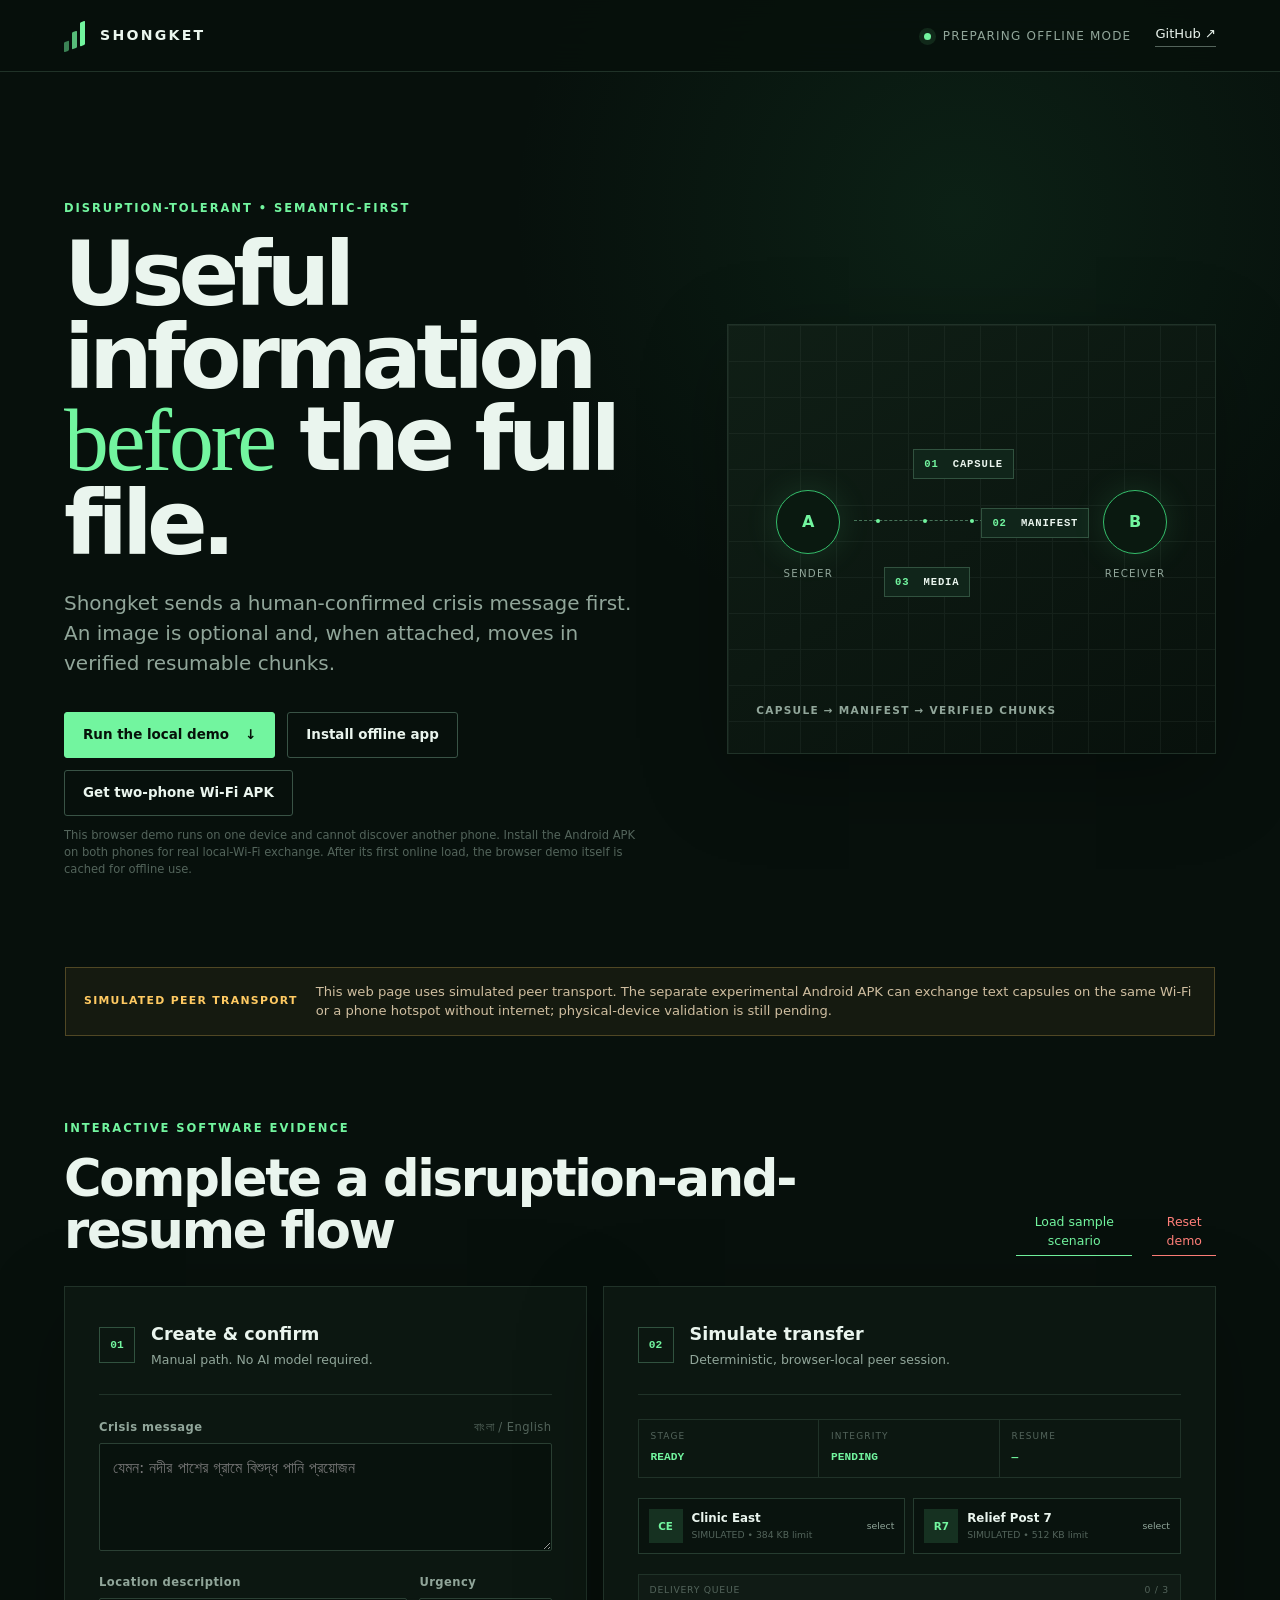
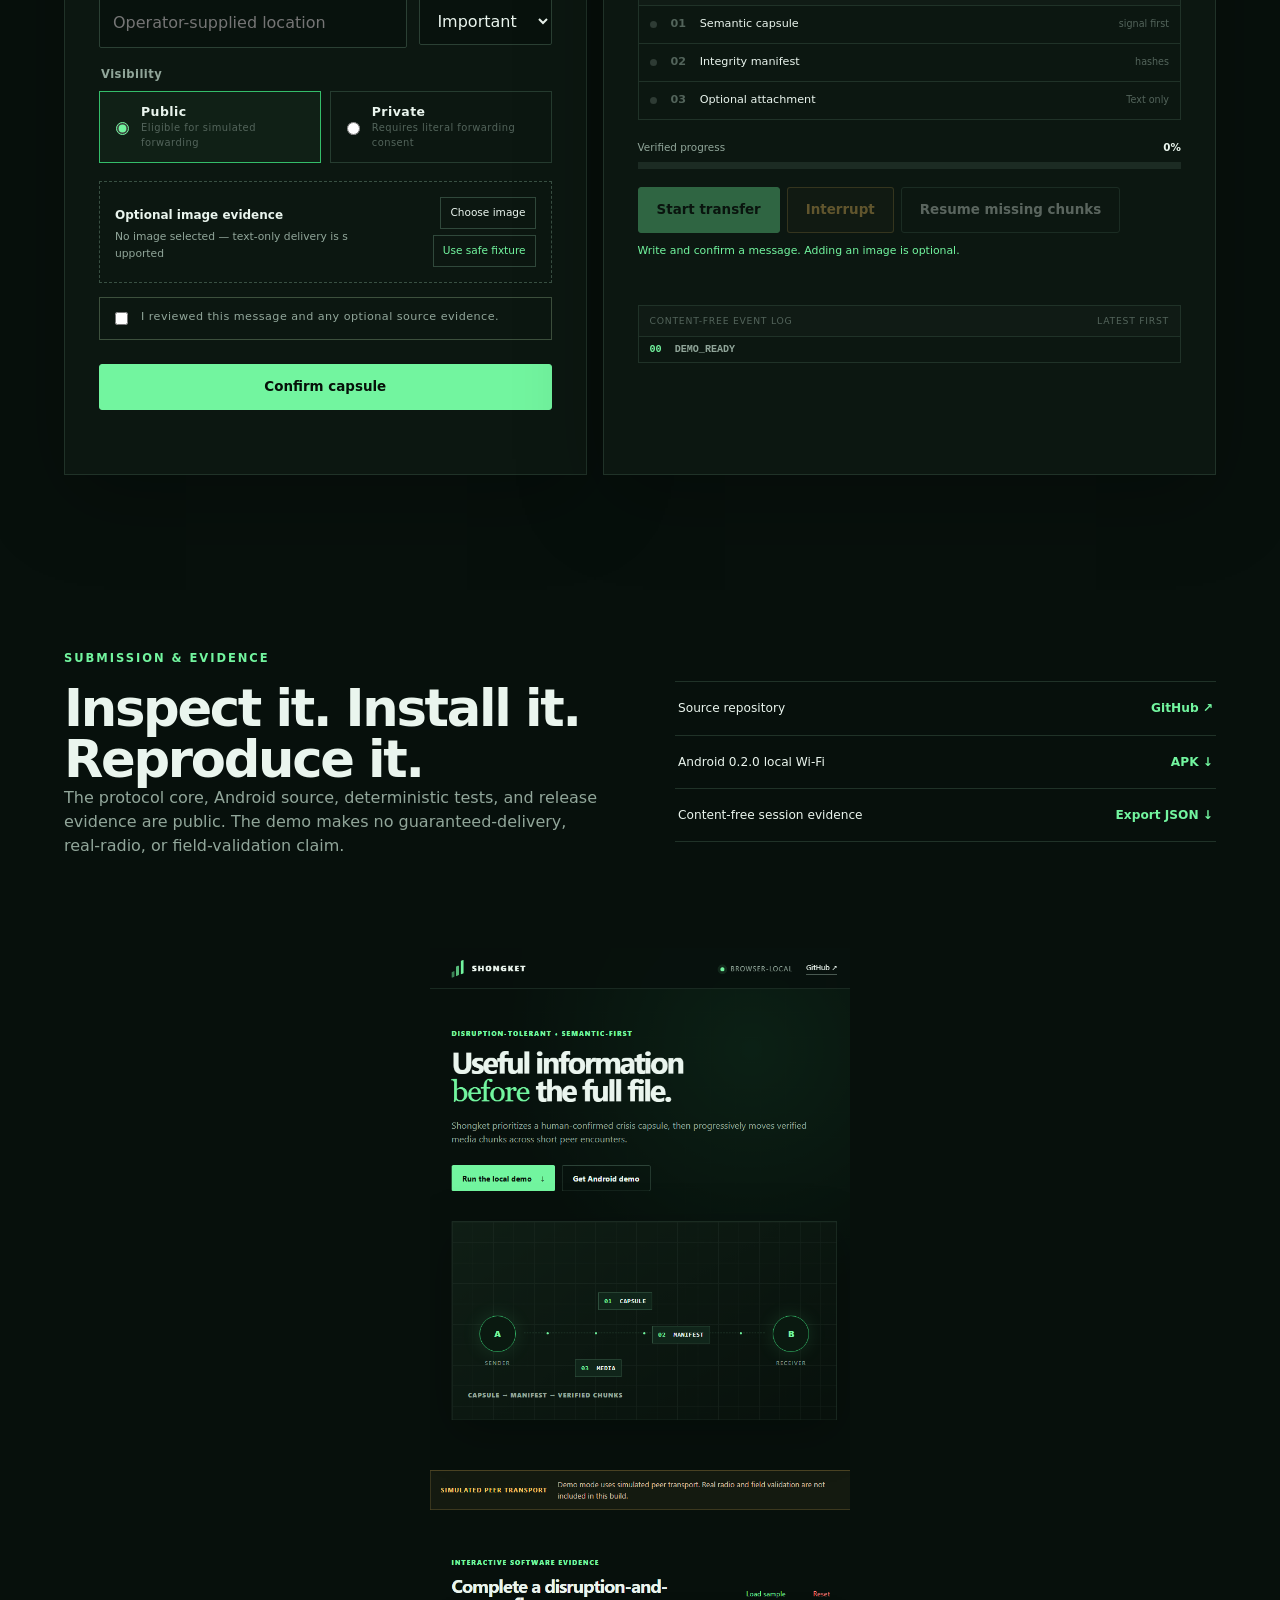
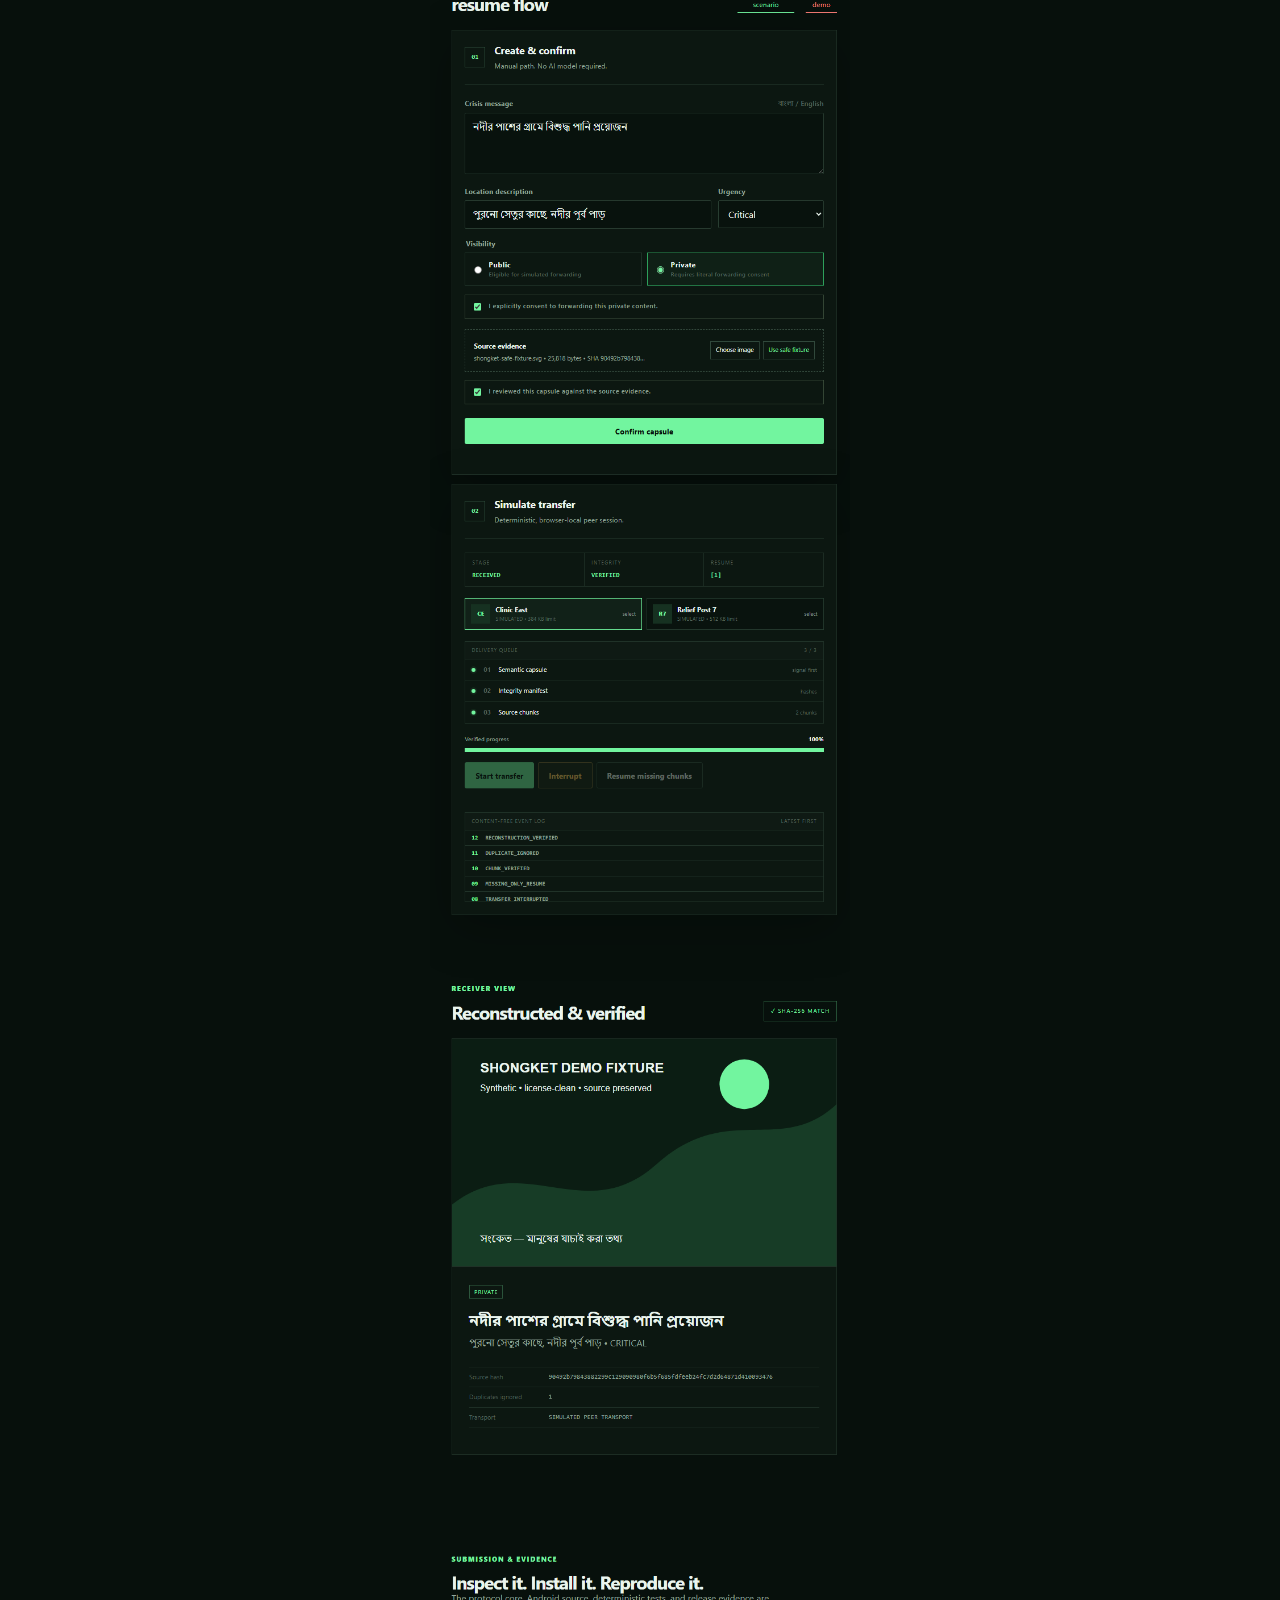
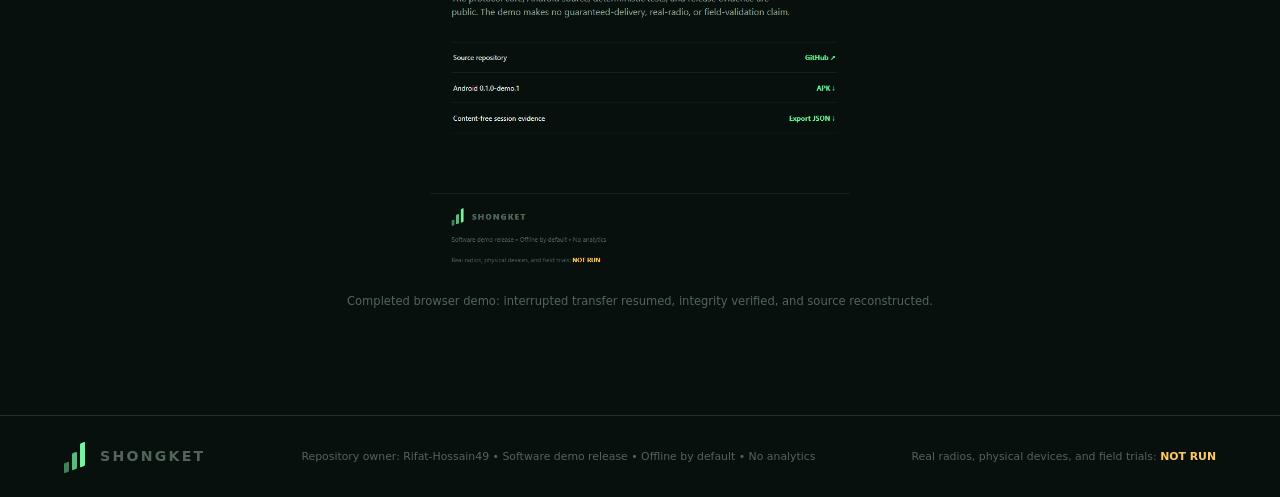
<file: web-demo/index.html>
<!doctype html>
<html lang="en">
<head>
  <meta charset="utf-8">
  <meta name="viewport" content="width=device-width, initial-scale=1">
  <meta name="theme-color" content="#081610">
  <meta name="description" content="Shongket offline crisis-media distribution demo using simulated peer transport.">
  <title>Shongket — Functional Offline Demo</title>
  <link rel="manifest" href="manifest.webmanifest">
  <link rel="icon" href="icon.svg" type="image/svg+xml">
  <meta name="mobile-web-app-capable" content="yes">
  <meta name="apple-mobile-web-app-capable" content="yes">
  <link rel="stylesheet" href="styles.css">
  <script src="app.js" defer></script>
</head>
<body>
  <header class="site-header">
    <a class="brand" href="#top" aria-label="Shongket home">
      <span class="brand-mark" aria-hidden="true"><i></i><i></i><i></i></span>
      <span>SHONGKET</span>
    </a>
    <div class="header-actions">
      <span class="system-pill" id="offline-status"><span class="pulse"></span> Preparing offline mode</span>
      <a class="ghost-link" href="https://github.com/Rifat-Hossain49/July_hackathon" target="_blank" rel="noreferrer">GitHub ↗</a>
    </div>
  </header>

  <main id="top">
    <section class="hero">
      <div class="hero-copy">
        <p class="eyebrow">DISRUPTION-TOLERANT • SEMANTIC-FIRST</p>
        <h1>Useful information<br><em>before</em> the full file.</h1>
        <p class="hero-lede">Shongket sends a human-confirmed crisis message first. An image is optional and, when attached, moves in verified resumable chunks.</p>
        <div class="hero-actions">
          <a class="button primary" href="#demo">Run the local demo <span>↓</span></a>
          <button class="button secondary" id="install-app" type="button">Install offline app</button>
          <a class="button secondary" href="https://github.com/Rifat-Hossain49/July_hackathon/releases/download/v0.2.0-local-wifi.1/Shongket-0.2.0-local-wifi.1-debug.apk">Get two-phone Wi-Fi APK</a>
        </div>
        <p class="offline-note" id="install-help">This browser demo runs on one device and cannot discover another phone. Install the Android APK on both phones for real local-Wi-Fi exchange. After its first online load, the browser demo itself is cached for offline use.</p>
      </div>
      <div class="signal-card" aria-label="Protocol sequence">
        <div class="signal-grid"></div>
        <div class="node node-a"><span>A</span><small>sender</small></div>
        <div class="node node-b"><span>B</span><small>receiver</small></div>
        <div class="route"><i></i><i></i><i></i><i></i><i></i></div>
        <div class="packet packet-one">01 <b>capsule</b></div>
        <div class="packet packet-two">02 <b>manifest</b></div>
        <div class="packet packet-three">03 <b>media</b></div>
        <p class="signal-caption">CAPSULE → MANIFEST → VERIFIED CHUNKS</p>
      </div>
    </section>

    <section class="disclosure" role="note">
      <strong>SIMULATED PEER TRANSPORT</strong>
      <span>This web page uses simulated peer transport. The separate experimental Android APK can exchange text capsules on the same Wi-Fi or a phone hotspot without internet; physical-device validation is still pending.</span>
    </section>

    <section class="demo-shell" id="demo">
      <div class="section-heading">
        <div>
          <p class="eyebrow">INTERACTIVE SOFTWARE EVIDENCE</p>
          <h2>Complete a disruption-and-resume flow</h2>
        </div>
        <div class="demo-controls">
          <button class="text-button" id="load-sample" type="button">Load sample scenario</button>
          <button class="text-button danger" id="reset-demo" type="button">Reset demo</button>
        </div>
      </div>

      <div class="workspace">
        <form class="panel composer" id="capsule-form" novalidate>
          <div class="panel-head">
            <span class="step-number">01</span>
            <div><h3>Create & confirm</h3><p>Manual path. No AI model required.</p></div>
          </div>

          <label for="message">Crisis message <span>বাংলা / English</span></label>
          <textarea id="message" maxlength="1024" placeholder="যেমন: নদীর পাশের গ্রামে বিশুদ্ধ পানি প্রয়োজন" required></textarea>
          <div class="field-row">
            <div>
              <label for="location">Location description</label>
              <input id="location" maxlength="256" placeholder="Operator-supplied location" required>
            </div>
            <div>
              <label for="urgency">Urgency</label>
              <select id="urgency">
                <option value="important">Important</option>
                <option value="normal">Normal</option>
                <option value="critical">Critical</option>
              </select>
            </div>
          </div>

          <fieldset>
            <legend>Visibility</legend>
            <label class="choice"><input type="radio" name="visibility" value="public" checked><span><b>Public</b><small>Eligible for simulated forwarding</small></span></label>
            <label class="choice"><input type="radio" name="visibility" value="private"><span><b>Private</b><small>Requires literal forwarding consent</small></span></label>
          </fieldset>

          <label class="consent hidden" id="consent-row">
            <input id="forward-consent" type="checkbox">
            <span>I explicitly consent to forwarding this private content.</span>
          </label>

          <div class="media-box">
            <div>
              <strong>Optional image evidence</strong>
              <p id="media-summary">No image selected — text-only delivery is supported</p>
            </div>
            <div class="media-actions">
              <input id="media-input" type="file" accept="image/*" hidden>
              <button class="mini-button" id="choose-media" type="button">Choose image</button>
              <button class="mini-button accent" id="use-fixture" type="button">Use safe fixture</button>
              <button class="mini-button danger hidden" id="remove-media" type="button">Remove image</button>
            </div>
          </div>

          <label class="confirm-row">
            <input id="human-confirmed" type="checkbox">
            <span>I reviewed this message and any optional source evidence.</span>
          </label>
          <button class="button primary full" id="confirm-capsule" type="submit">Confirm capsule</button>
          <p class="form-error" id="form-error" role="alert" aria-live="polite"></p>
        </form>

        <section class="panel transfer-panel" aria-labelledby="transfer-title">
          <div class="panel-head">
            <span class="step-number">02</span>
            <div><h3 id="transfer-title">Simulate transfer</h3><p>Deterministic, browser-local peer session.</p></div>
          </div>

          <div class="status-strip">
            <div><span>STAGE</span><strong id="stage-label">READY</strong></div>
            <div><span>INTEGRITY</span><strong id="integrity-label">PENDING</strong></div>
            <div><span>RESUME</span><strong id="resume-label">—</strong></div>
          </div>

          <div class="peer-list" id="peer-list" aria-label="Simulated peers">
            <button class="peer-card" data-peer="clinic-east" type="button">
              <span class="peer-icon">CE</span><span><b>Clinic East</b><small>SIMULATED • 384 KB limit</small></span><i>select</i>
            </button>
            <button class="peer-card" data-peer="relief-post-7" type="button">
              <span class="peer-icon">R7</span><span><b>Relief Post 7</b><small>SIMULATED • 512 KB limit</small></span><i>select</i>
            </button>
          </div>

          <div class="queue">
            <div class="queue-head"><span>Delivery queue</span><span id="queue-count">0 / 0</span></div>
            <div class="queue-item"><i class="queue-state" data-queue="capsule"></i><span><b>01</b> Semantic capsule</span><small>signal first</small></div>
            <div class="queue-item"><i class="queue-state" data-queue="manifest"></i><span><b>02</b> Integrity manifest</span><small>hashes</small></div>
            <div class="queue-item"><i class="queue-state" data-queue="media"></i><span><b>03</b> Optional attachment</span><small id="chunk-count">Text only</small></div>
          </div>

          <div class="progress-wrap">
            <div class="progress-meta"><span>Verified progress</span><strong id="progress-text">0%</strong></div>
            <div class="progress-track"><i id="progress-bar"></i></div>
          </div>

          <div class="transfer-actions">
            <button class="button primary" id="start-transfer" type="button">Start transfer</button>
            <button class="button warning" id="interrupt-transfer" type="button">Interrupt</button>
            <button class="button secondary" id="resume-transfer" type="button">Resume missing chunks</button>
          </div>
          <p class="transfer-guidance" id="transfer-guidance" aria-live="polite">Confirm a capsule, then select a simulated peer.</p>
          <p class="transfer-error" id="transfer-error" role="alert" aria-live="polite"></p>

          <div class="event-log">
            <div class="queue-head"><span>Content-free event log</span><span>latest first</span></div>
            <ol id="event-log"><li><time>00</time><span>DEMO_READY</span></li></ol>
          </div>
        </section>
      </div>
    </section>

    <section class="received-section" id="received" hidden>
      <div class="section-heading">
        <div><p class="eyebrow">RECEIVER VIEW</p><h2>Received & verified</h2></div>
        <span class="verified-badge" id="verified-badge">✓ VERIFIED</span>
      </div>
      <div class="received-grid" id="received-grid">
        <div class="preview-frame" id="received-preview-frame"><img id="received-preview" alt="Reconstructed source preview"></div>
        <article class="received-copy">
          <span class="visibility-badge" id="received-visibility">PUBLIC</span>
          <h3 id="received-message"></h3>
          <p id="received-location"></p>
          <dl>
            <div><dt id="hash-label">Evidence hash</dt><dd id="received-hash"></dd></div>
            <div><dt>Duplicates ignored</dt><dd id="duplicate-count">0</dd></div>
            <div><dt>Transport</dt><dd>SIMULATED PEER TRANSPORT</dd></div>
          </dl>
        </article>
      </div>
    </section>

    <section class="evidence-section">
      <div>
        <p class="eyebrow">SUBMISSION & EVIDENCE</p>
        <h2>Inspect it. Install it. Reproduce it.</h2>
        <p>The protocol core, Android source, deterministic tests, and release evidence are public. The demo makes no guaranteed-delivery, real-radio, or field-validation claim.</p>
      </div>
      <div class="evidence-links">
        <a href="https://github.com/Rifat-Hossain49/July_hackathon" target="_blank" rel="noreferrer"><span>Source repository</span><b>GitHub ↗</b></a>
        <a href="https://github.com/Rifat-Hossain49/July_hackathon/releases/download/v0.2.0-local-wifi.1/Shongket-0.2.0-local-wifi.1-debug.apk"><span>Android 0.2.0 local Wi-Fi</span><b>APK ↓</b></a>
        <button id="export-diagnostics" type="button"><span>Content-free session evidence</span><b>Export JSON ↓</b></button>
      </div>
      <figure class="evidence-shot">
        <a href="assets/shongket-demo-complete.png">
          <img src="assets/shongket-demo-complete.png" alt="Completed Shongket simulated transfer with verified reconstructed content">
        </a>
        <figcaption>Completed browser demo: interrupted transfer resumed, integrity verified, and source reconstructed.</figcaption>
      </figure>
    </section>
  </main>

  <footer>
    <div class="brand"><span class="brand-mark" aria-hidden="true"><i></i><i></i><i></i></span><span>SHONGKET</span></div>
    <p>Repository owner: Rifat-Hossain49 • Software demo release • Offline by default • No analytics</p>
    <p>Real radios, physical devices, and field trials: <strong>NOT RUN</strong></p>
  </footer>
</body>
</html>
</file>
<file: web-demo/styles.css>
:root {
  --ink: #eaf5ee;
  --muted: #91a69a;
  --dim: #53645b;
  --bg: #07100c;
  --panel: #0c1711;
  --panel-2: #101e16;
  --line: #203228;
  --green: #72f59f;
  --green-2: #34bd6a;
  --amber: #ffca62;
  --red: #ff7f79;
  --shadow: 0 24px 80px rgba(0, 0, 0, .26);
}
* { box-sizing: border-box; }
html { scroll-behavior: smooth; }
body {
  margin: 0;
  color: var(--ink);
  background:
    radial-gradient(circle at 75% 4%, rgba(44, 144, 83, .13), transparent 28rem),
    var(--bg);
  font-family: Inter, ui-sans-serif, system-ui, -apple-system, BlinkMacSystemFont, "Noto Sans Bengali", "Segoe UI", sans-serif;
  line-height: 1.5;
}
button, input, textarea, select { font: inherit; }
button, a { -webkit-tap-highlight-color: transparent; }
button { color: inherit; }
a { color: inherit; text-decoration: none; }
.site-header {
  height: 72px;
  padding: 0 clamp(20px, 5vw, 76px);
  display: flex;
  align-items: center;
  justify-content: space-between;
  border-bottom: 1px solid var(--line);
  background: rgba(7, 16, 12, .82);
  backdrop-filter: blur(18px);
  position: sticky;
  top: 0;
  z-index: 20;
}
.brand { display: inline-flex; align-items: center; gap: 12px; font-weight: 800; letter-spacing: .16em; font-size: .88rem; }
.brand-mark { width: 24px; height: 25px; display: flex; align-items: flex-end; gap: 3px; transform: skewY(-20deg); }
.brand-mark i { display: block; width: 5px; background: var(--green); border-radius: 1px; }
.brand-mark i:nth-child(1) { height: 10px; opacity: .5; }
.brand-mark i:nth-child(2) { height: 17px; opacity: .75; }
.brand-mark i:nth-child(3) { height: 24px; }
.header-actions { display: flex; align-items: center; gap: 24px; }
.system-pill { color: var(--muted); font-size: .75rem; text-transform: uppercase; letter-spacing: .1em; }
.system-pill.offline-ready { color: var(--green); }
.system-pill.offline-failed { color: var(--red); }
.pulse { width: 7px; height: 7px; display: inline-block; border-radius: 50%; background: var(--green); margin-right: 7px; box-shadow: 0 0 0 5px rgba(114,245,159,.1); }
.offline-failed .pulse { background: var(--red); box-shadow: 0 0 0 5px rgba(255,127,121,.1); }
.ghost-link { color: var(--ink); font-size: .82rem; border-bottom: 1px solid var(--dim); padding-bottom: 2px; }
main { overflow: hidden; }
.hero {
  max-width: 1280px;
  margin: 0 auto;
  padding: clamp(74px, 10vw, 140px) clamp(20px, 5vw, 64px) 88px;
  display: grid;
  grid-template-columns: 1.08fr .92fr;
  align-items: center;
  gap: clamp(44px, 7vw, 110px);
}
.eyebrow { margin: 0 0 16px; color: var(--green); font-size: .72rem; font-weight: 800; letter-spacing: .17em; }
h1, h2, h3, p { margin-top: 0; }
h1 { margin-bottom: 24px; font-size: clamp(3.1rem, 7vw, 6.6rem); line-height: .92; letter-spacing: -.065em; font-weight: 770; }
h1 em { color: var(--green); font-style: normal; font-family: Georgia, serif; font-weight: 400; letter-spacing: -.035em; }
.hero-lede { color: var(--muted); max-width: 630px; font-size: clamp(1rem, 1.6vw, 1.25rem); }
.hero-actions { display: flex; gap: 12px; flex-wrap: wrap; margin-top: 34px; }
.offline-note { color: var(--dim); font-size: .72rem; margin: 11px 0 0; max-width: 610px; }
.button {
  border: 1px solid var(--line);
  min-height: 46px;
  padding: 0 18px;
  display: inline-flex;
  align-items: center;
  justify-content: center;
  gap: 16px;
  border-radius: 3px;
  background: var(--panel-2);
  font-weight: 750;
  font-size: .84rem;
  cursor: pointer;
  transition: transform .15s, background .15s, opacity .15s;
}
.button:hover:not(:disabled), .mini-button:hover, .text-button:hover { transform: translateY(-1px); }
.button:disabled { opacity: .35; cursor: not-allowed; }
.button.primary { background: var(--green); color: #061109; border-color: var(--green); }
.button.secondary { border-color: #395346; background: transparent; }
.button.warning { border-color: rgba(255,202,98,.45); color: var(--amber); background: rgba(255,202,98,.06); }
.button.full { width: 100%; margin-top: 10px; }
.signal-card {
  position: relative;
  height: 430px;
  border: 1px solid var(--line);
  background: linear-gradient(145deg, rgba(16,31,22,.95), rgba(8,17,12,.9));
  box-shadow: var(--shadow);
  overflow: hidden;
}
.signal-grid {
  position: absolute; inset: 0; opacity: .15;
  background-image: linear-gradient(var(--dim) 1px, transparent 1px), linear-gradient(90deg, var(--dim) 1px, transparent 1px);
  background-size: 36px 36px;
}
.node { position: absolute; top: 165px; display: grid; place-items: center; z-index: 2; }
.node span { width: 64px; height: 64px; display: grid; place-items: center; border: 1px solid var(--green-2); border-radius: 50%; color: var(--green); font-weight: 900; background: #0a1910; box-shadow: 0 0 35px rgba(114,245,159,.12); }
.node small { margin-top: 12px; color: var(--muted); text-transform: uppercase; letter-spacing: .12em; font-size: .64rem; }
.node-a { left: 48px; } .node-b { right: 48px; }
.route { position: absolute; top: 195px; left: 126px; right: 126px; border-top: 1px dashed #47745a; display: flex; justify-content: space-around; }
.route i { width: 4px; height: 4px; border-radius: 50%; background: var(--green); transform: translateY(-2px); }
.packet { position: absolute; border: 1px solid #31523f; background: #10251a; color: var(--green); padding: 8px 10px; font: 700 .66rem ui-monospace, monospace; letter-spacing: .08em; text-transform: uppercase; }
.packet b { color: var(--ink); font-weight: 700; margin-left: 7px; }
.packet-one { top: 124px; left: 38%; }
.packet-two { top: 183px; left: 52%; }
.packet-three { top: 242px; left: 32%; }
.signal-caption { position: absolute; bottom: 24px; left: 28px; color: var(--muted); letter-spacing: .12em; font-size: .66rem; font-weight: 800; }
.disclosure {
  max-width: 1150px;
  margin: 0 auto 84px;
  padding: 14px 18px;
  border: 1px solid rgba(255,202,98,.25);
  background: rgba(255,202,98,.055);
  display: flex; gap: 18px; align-items: center; color: #cfbea0; font-size: .82rem;
}
.disclosure strong { color: var(--amber); font-size: .68rem; letter-spacing: .12em; white-space: nowrap; }
.demo-shell, .received-section, .evidence-section { max-width: 1280px; margin: 0 auto; padding: 0 clamp(20px, 5vw, 64px) 105px; }
.section-heading { display: flex; justify-content: space-between; align-items: end; gap: 30px; margin-bottom: 30px; }
.section-heading h2, .evidence-section h2 { margin: 0; font-size: clamp(2rem, 4vw, 3.4rem); line-height: 1; letter-spacing: -.045em; }
.demo-controls { display: flex; gap: 20px; }
.text-button { border: 0; background: none; color: var(--green); padding: 4px 0; cursor: pointer; font-size: .78rem; border-bottom: 1px solid currentColor; }
.text-button.danger { color: var(--red); }
.workspace { display: grid; grid-template-columns: .92fr 1.08fr; gap: 16px; }
.panel { border: 1px solid var(--line); background: var(--panel); padding: clamp(20px, 3vw, 34px); box-shadow: var(--shadow); }
.panel-head { display: flex; gap: 16px; align-items: center; padding-bottom: 24px; border-bottom: 1px solid var(--line); margin-bottom: 24px; }
.panel-head h3 { margin: 0 0 4px; font-size: 1.1rem; }
.panel-head p { margin: 0; color: var(--muted); font-size: .78rem; }
.step-number { color: var(--green); font: 800 .7rem ui-monospace, monospace; border: 1px solid #31523f; width: 36px; height: 36px; display: grid; place-items: center; }
label, legend { display: block; color: var(--muted); font-size: .72rem; letter-spacing: .04em; font-weight: 700; margin-bottom: 7px; }
label > span { color: var(--dim); font-weight: 500; float: right; }
textarea, input, select {
  width: 100%; border: 1px solid #2b4034; background: #08120d; color: var(--ink);
  padding: 12px 13px; border-radius: 2px; outline: none;
}
textarea:focus, input:focus, select:focus { border-color: var(--green-2); box-shadow: 0 0 0 3px rgba(114,245,159,.06); }
textarea { min-height: 108px; resize: vertical; margin-bottom: 16px; }
.field-row { display: grid; grid-template-columns: 1.4fr .6fr; gap: 12px; margin-bottom: 18px; }
fieldset { border: 0; padding: 0; margin: 0 0 16px; display: grid; grid-template-columns: 1fr 1fr; gap: 9px; }
fieldset legend { grid-column: 1 / -1; }
.choice { margin: 0; border: 1px solid #263c30; padding: 11px; display: flex; gap: 9px; cursor: pointer; }
.choice:has(input:checked) { border-color: var(--green-2); background: rgba(114,245,159,.04); }
.choice input, .confirm-row input, .consent input { width: auto; accent-color: var(--green); }
.choice span { float: none; display: flex; flex-direction: column; }
.choice b { color: var(--ink); font-size: .78rem; }
.choice small { color: var(--dim); font-size: .62rem; }
.consent, .confirm-row { display: flex; gap: 10px; align-items: flex-start; border: 1px solid #3d503d; padding: 11px; color: var(--ink); margin: 0 0 14px; }
.consent span, .confirm-row span { float: none; color: var(--muted); font-size: .7rem; }
.hidden { display: none !important; }
.media-box { margin: 18px 0 14px; border: 1px dashed #395043; padding: 15px; display: flex; align-items: center; justify-content: space-between; gap: 14px; }
.media-box strong { font-size: .75rem; }
.media-box p { margin: 3px 0 0; color: var(--muted); font-size: .67rem; word-break: break-all; }
.media-actions { display: flex; gap: 6px; flex-wrap: wrap; justify-content: flex-end; }
.mini-button { border: 1px solid #30483b; background: transparent; color: var(--ink); font-size: .66rem; padding: 7px 9px; cursor: pointer; }
.mini-button.accent { color: var(--green); }
.mini-button.danger { color: var(--red); border-color: rgba(255,127,121,.4); }
.form-error, .transfer-error { min-height: 20px; margin: 10px 0 0; color: var(--red); font-size: .72rem; }
.status-strip { display: grid; grid-template-columns: repeat(3, 1fr); border: 1px solid var(--line); margin-bottom: 20px; }
.status-strip div { padding: 10px 12px; border-right: 1px solid var(--line); }
.status-strip div:last-child { border: 0; }
.status-strip span { display: block; color: var(--dim); font-size: .56rem; letter-spacing: .13em; }
.status-strip strong { color: var(--green); font: 800 .7rem ui-monospace, monospace; }
.peer-list { display: grid; grid-template-columns: 1fr 1fr; gap: 8px; margin-bottom: 20px; }
.peer-card { border: 1px solid #263c30; background: #09130e; padding: 10px; display: flex; gap: 9px; align-items: center; text-align: left; cursor: pointer; }
.peer-card.selected { border-color: var(--green); background: rgba(114,245,159,.05); }
.peer-icon { display: grid; place-items: center; width: 34px; height: 34px; background: #163121; color: var(--green); font-size: .65rem; font-weight: 900; }
.peer-card > span:nth-child(2) { flex: 1; display: flex; flex-direction: column; }
.peer-card b { font-size: .74rem; }
.peer-card small { color: var(--dim); font-size: .58rem; }
.peer-card i { color: var(--muted); font-size: .58rem; font-style: normal; }
.queue { border: 1px solid var(--line); margin-bottom: 20px; }
.queue-head { padding: 8px 11px; display: flex; justify-content: space-between; color: var(--dim); font-size: .58rem; letter-spacing: .08em; text-transform: uppercase; background: rgba(255,255,255,.015); }
.queue-item { display: grid; grid-template-columns: 12px 1fr auto; gap: 9px; align-items: center; border-top: 1px solid var(--line); padding: 10px 11px; }
.queue-item span { font-size: .7rem; }
.queue-item b { color: var(--dim); margin-right: 10px; }
.queue-item small { color: var(--dim); font-size: .6rem; }
.queue-state { width: 7px; height: 7px; border-radius: 50%; background: #2e3b34; }
.queue-state.complete { background: var(--green); box-shadow: 0 0 0 3px rgba(114,245,159,.08); }
.progress-wrap { margin-bottom: 18px; }
.progress-meta { display: flex; justify-content: space-between; font-size: .65rem; color: var(--muted); margin-bottom: 7px; }
.progress-meta strong { color: var(--ink); }
.progress-track { height: 7px; background: #1c2b23; overflow: hidden; }
.progress-track i { display: block; width: 0; height: 100%; background: var(--green); transition: width .35s; }
.transfer-actions { display: flex; gap: 7px; flex-wrap: wrap; }
.transfer-guidance { min-height: 20px; margin: 10px 0 0; color: var(--green); font-size: .68rem; }
.transfer-guidance.attention { color: var(--amber); }
.event-log { border: 1px solid var(--line); margin-top: 12px; max-height: 158px; overflow: auto; }
.event-log ol { list-style: none; padding: 0; margin: 0; }
.event-log li { padding: 7px 11px; display: flex; gap: 13px; border-top: 1px solid var(--line); font: 600 .63rem ui-monospace, monospace; color: var(--muted); }
.event-log time { color: var(--green); }
.received-section { padding-top: 16px; }
.verified-badge { border: 1px solid rgba(114,245,159,.4); color: var(--green); padding: 9px 12px; font-size: .65rem; letter-spacing: .1em; }
.received-grid { display: grid; grid-template-columns: .7fr 1.3fr; border: 1px solid var(--line); background: var(--panel); }
.received-grid.text-only { grid-template-columns: 1fr; }
.preview-frame { min-height: 300px; background: #0a130f; display: grid; place-items: center; overflow: hidden; border-right: 1px solid var(--line); }
.preview-frame img { width: 100%; height: 100%; object-fit: cover; max-height: 400px; }
.received-copy { padding: clamp(24px, 4vw, 48px); }
.visibility-badge { color: var(--green); border: 1px solid #2d573d; padding: 5px 8px; font-size: .6rem; letter-spacing: .1em; }
.received-copy h3 { font-size: clamp(1.5rem, 3vw, 2.5rem); margin: 22px 0 10px; }
.received-copy > p { color: var(--muted); }
dl { margin-top: 30px; border-top: 1px solid var(--line); }
dl div { display: grid; grid-template-columns: 140px 1fr; padding: 9px 0; border-bottom: 1px solid var(--line); font-size: .7rem; }
dt { color: var(--dim); } dd { margin: 0; color: var(--muted); word-break: break-all; font-family: ui-monospace, monospace; }
.evidence-section { display: grid; grid-template-columns: 1fr 1fr; gap: 70px; align-items: center; padding-top: 70px; }
.evidence-section > div > p:last-child { color: var(--muted); max-width: 600px; }
.evidence-links { border-top: 1px solid var(--line); }
.evidence-links a, .evidence-links button { width: 100%; display: flex; justify-content: space-between; padding: 17px 3px; border: 0; border-bottom: 1px solid var(--line); background: none; color: var(--ink); cursor: pointer; font-size: .76rem; }
.evidence-links b { color: var(--green); }
.evidence-shot { grid-column: 1 / -1; margin: 4px 0 0; display: grid; justify-items: center; gap: 12px; }
.evidence-shot a { display: block; width: min(100%, 420px); border: 1px solid var(--line-strong); background: var(--panel); }
.evidence-shot img { display: block; width: 100%; height: auto; }
.evidence-shot figcaption { color: var(--dim); font-size: .72rem; text-align: center; }
footer { border-top: 1px solid var(--line); padding: 28px clamp(20px, 5vw, 76px); display: flex; align-items: center; justify-content: space-between; gap: 20px; color: var(--dim); font-size: .68rem; }
footer p { margin: 0; }
footer strong { color: var(--amber); }
@media (max-width: 900px) {
  .hero, .workspace, .received-grid, .evidence-section { grid-template-columns: 1fr; }
  .hero { padding-top: 70px; }
  .signal-card { height: 350px; }
  .preview-frame { border-right: 0; border-bottom: 1px solid var(--line); }
  .evidence-section { gap: 25px; }
  footer { align-items: flex-start; flex-direction: column; }
}
@media (max-width: 620px) {
  .site-header { height: 62px; }
  .header-actions { gap: 10px; }
  .system-pill { font-size: .58rem; letter-spacing: .06em; }
  .ghost-link { display: none; }
  .hero { padding-bottom: 55px; }
  h1 { font-size: 3.4rem; }
  .signal-card { height: 310px; }
  .node { top: 116px; }
  .node-a { left: 22px; } .node-b { right: 22px; }
  .route { top: 146px; left: 83px; right: 83px; }
  .packet-one { top: 75px; left: 35%; }
  .packet-two { top: 138px; left: 49%; }
  .packet-three { top: 200px; left: 28%; }
  .disclosure { margin: 0 20px 64px; align-items: flex-start; flex-direction: column; gap: 5px; }
  .section-heading { align-items: flex-start; flex-direction: column; }
  .field-row, fieldset, .peer-list { grid-template-columns: 1fr; }
  .media-box { align-items: flex-start; flex-direction: column; }
  .media-actions { justify-content: flex-start; }
  .status-strip { grid-template-columns: 1fr; }
  .status-strip div { border-right: 0; border-bottom: 1px solid var(--line); }
  .transfer-actions .button { flex: 1 1 100%; }
  dl div { grid-template-columns: 1fr; gap: 4px; }
}
</file>
